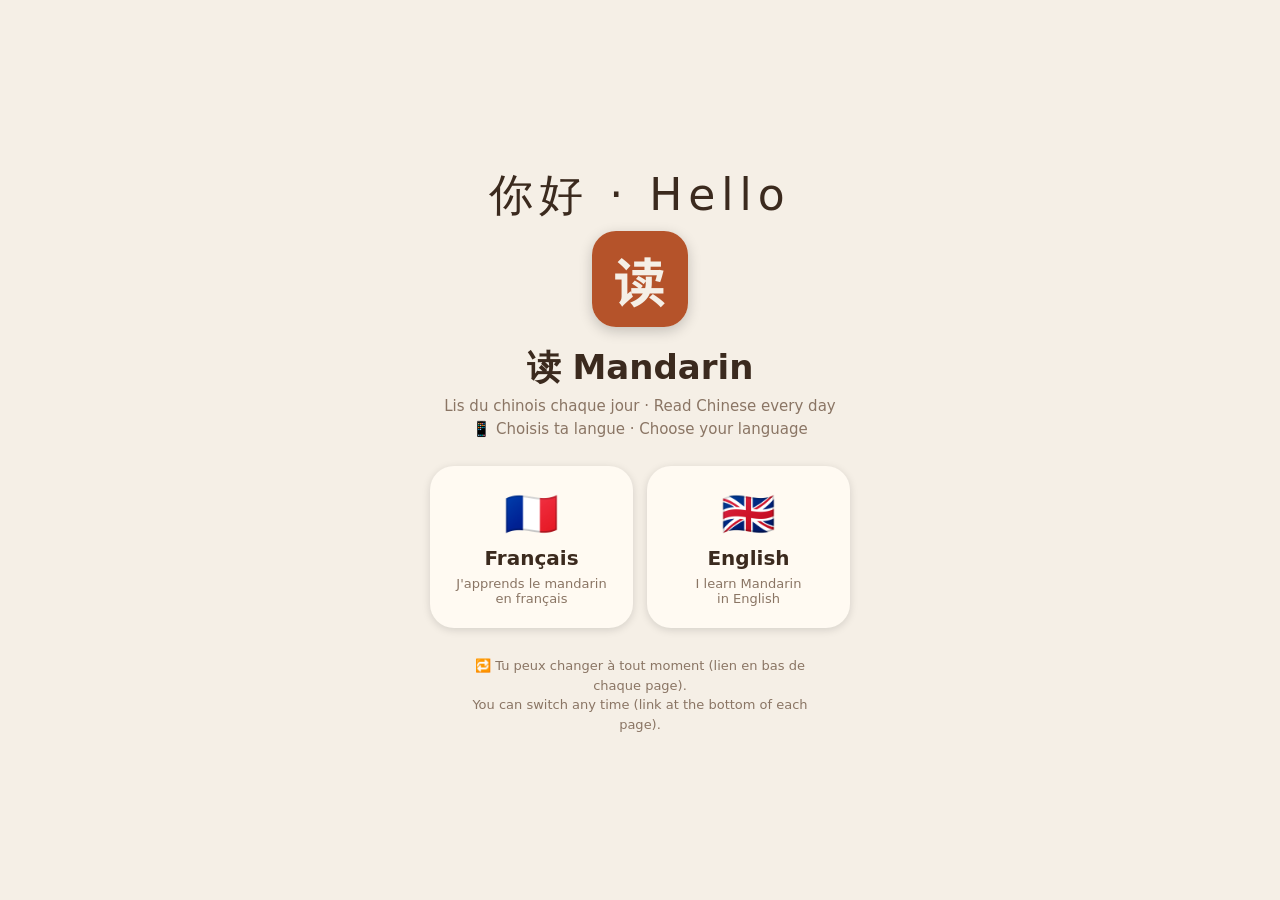
<file: index.html>
<!doctype html>
<html lang="fr">
<head>
<meta charset="utf-8">
<meta name="viewport" content="width=device-width,initial-scale=1,viewport-fit=cover">
<meta name="theme-color" content="#f5efe6">
<title>读 Mandarin</title>
<meta name="apple-mobile-web-app-capable" content="yes"><meta name="mobile-web-app-capable" content="yes"><meta name="apple-mobile-web-app-status-bar-style" content="default"><link rel="manifest" href="manifest.json">
<link rel="icon" href="icon-192.png">
<link rel="apple-touch-icon" href="icon-192.png">
<style>
:root{--bg:#f5efe6;--ink:#3b2a1e;--soft:#8a7564;--card:#fffaf2;--acc:#b5532a}
*{box-sizing:border-box;-webkit-tap-highlight-color:transparent}
body{margin:0;background:var(--bg);color:var(--ink);font-family:system-ui,-apple-system,"PingFang SC","Noto Sans SC",sans-serif;min-height:100vh;display:flex;flex-direction:column;align-items:center;justify-content:center;padding:24px 18px;text-align:center}
.logo{width:96px;height:96px;border-radius:24px;box-shadow:0 4px 14px #0003}
h1{font-size:34px;margin:18px 0 4px}
.sub{color:var(--soft);font-size:15px;margin-bottom:26px;line-height:1.5}
.c{display:flex;gap:14px;width:100%;max-width:420px}
a.b{flex:1;background:var(--card);border-radius:24px;padding:22px 8px;text-decoration:none;color:var(--ink);box-shadow:0 2px 8px #0002;display:flex;flex-direction:column;gap:6px;align-items:center}
a.b:active{transform:scale(.97)}
a.b.last{outline:3px solid var(--acc)}
.fl{font-size:44px}.nm{font-size:20px;font-weight:700}.ds{font-size:13px;color:var(--soft)}
.zh{font-size:44px;letter-spacing:6px;margin-bottom:6px}
.f{margin-top:28px;font-size:13px;color:var(--soft);max-width:340px;line-height:1.5}
</style>
</head>
<body>
<div class="zh">你好 · Hello</div>
<img class="logo" src="icon-192.png" alt="读">
<h1>读 Mandarin</h1>
<div class="sub">Lis du chinois chaque jour · Read Chinese every day<br>📱 Choisis ta langue · Choose your language</div>
<div class="c">
  <a class="b" id="bf" href="app-fr.html"><span class="fl">🇫🇷</span><span class="nm">Français</span><span class="ds">J'apprends le mandarin<br>en français</span></a>
  <a class="b" id="be" href="app-en.html"><span class="fl">🇬🇧</span><span class="nm">English</span><span class="ds">I learn Mandarin<br>in English</span></a>
</div>
<div class="f">🔁 Tu peux changer à tout moment (lien en bas de chaque page).<br>You can switch any time (link at the bottom of each page).</div>
<script>
var l=null;try{l=localStorage.getItem("lm-lang");if(!l&&localStorage.getItem("lecture-mandarin-v1"))l="fr";if(!l&&localStorage.getItem("lecture-mandarin-en-v1"))l="en"}catch(e){}
var choose=/[?&]choose=1/.test(location.search);
var stand=(window.matchMedia&&matchMedia("(display-mode: standalone)").matches)||navigator.standalone;
if(l&&!choose&&stand){location.replace(l==="en"?"app-en.html":"app-fr.html")}
else if(l){document.getElementById(l==="en"?"be":"bf").classList.add("last")}
if("serviceWorker" in navigator)navigator.serviceWorker.register("sw.js").catch(function(){});
</script>
</body>
</html>
</file>
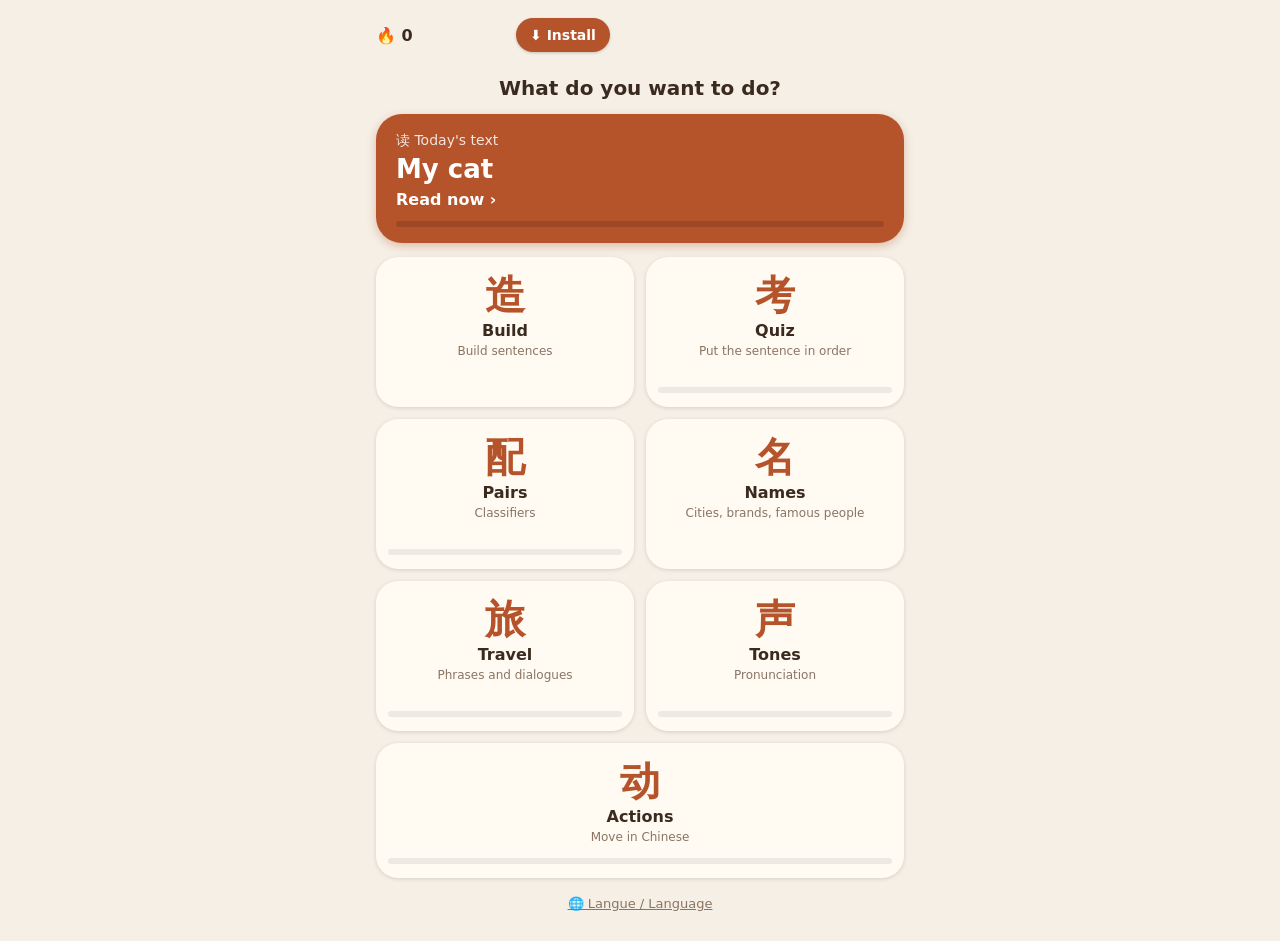
<file: app-en.html>
<!doctype html>
<html lang="en">
<head>
<meta charset="utf-8">
<meta name="viewport" content="width=device-width,initial-scale=1,viewport-fit=cover">
<meta name="theme-color" content="#f5efe6">
<meta name="apple-mobile-web-app-capable" content="yes"><meta name="mobile-web-app-capable" content="yes"><meta name="apple-mobile-web-app-status-bar-style" content="default">
<link rel="manifest" href="manifest-en.json">
<link rel="icon" href="icon-192.png">
<link rel="apple-touch-icon" href="icon-192.png">
<title>Daily Reading 读</title>
<link rel="stylesheet" href="style.css">
</head>
<body>
<script src="lang-en.js"></script>
<script src="engine.js"></script>
</body>
</html>
</file>
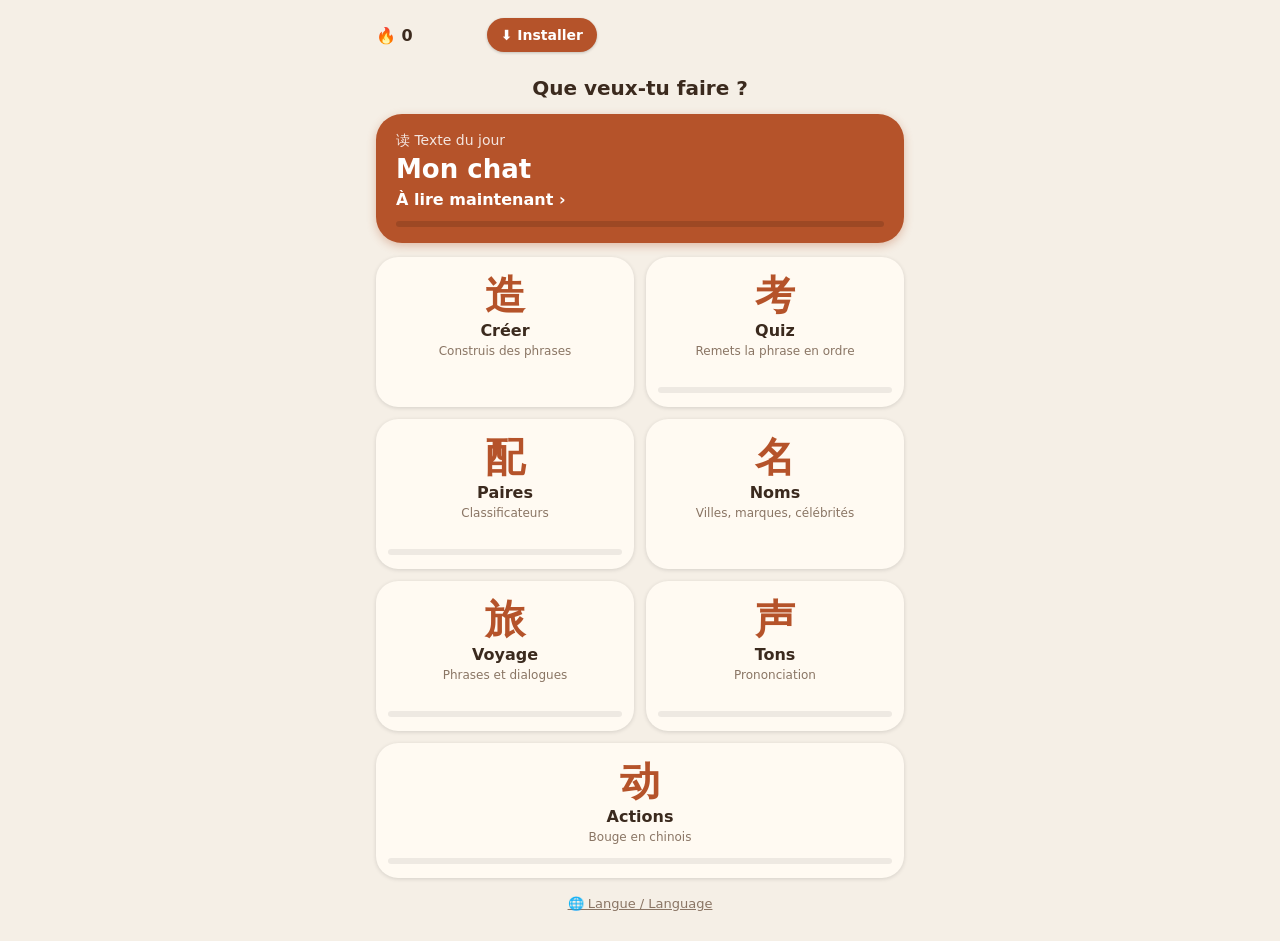
<file: app-fr.html>
<!doctype html>
<html lang="fr">
<head>
<meta charset="utf-8">
<meta name="viewport" content="width=device-width,initial-scale=1,viewport-fit=cover">
<meta name="theme-color" content="#f5efe6">
<meta name="apple-mobile-web-app-capable" content="yes"><meta name="mobile-web-app-capable" content="yes"><meta name="apple-mobile-web-app-status-bar-style" content="default">
<link rel="manifest" href="manifest.json">
<link rel="icon" href="icon-192.png">
<link rel="apple-touch-icon" href="icon-192.png">
<title>读 Lecture du jour</title>
<link rel="stylesheet" href="style.css">
</head>
<body>
<script src="lang-fr.js"></script>
<script src="engine.js"></script>
</body>
</html>
</file>
<file: style.css>
:root{--bg:#f5efe6;--ink:#3b2a1e;--soft:#8a7564;--card:#fffaf2;--acc:#b5532a;--ok:#4f7a4a}
*{box-sizing:border-box;-webkit-tap-highlight-color:transparent}
body{margin:0;background:var(--bg);color:var(--ink);font-family:system-ui,-apple-system,"PingFang SC","Noto Sans SC",sans-serif;min-height:100vh;padding:env(safe-area-inset-top) 16px calc(24px + env(safe-area-inset-bottom));max-width:560px;margin:auto}
header{display:flex;justify-content:space-between;align-items:center;padding:14px 0}
.streak{font-weight:700}
.inst,.posb{white-space:nowrap}.nav{gap:6px}.posb{background:var(--card);border-radius:21px;height:42px;padding:0 12px;font-size:13px;color:var(--ink);box-shadow:0 1px 3px #0002;font-weight:600}
#cal{position:fixed;inset:0;background:#0006;z-index:50;display:flex;align-items:flex-end;justify-content:center}
#cal.hid{display:none}
.csheet{background:var(--bg);width:100%;max-width:560px;max-height:85vh;border-radius:24px 24px 0 0;padding:14px 14px calc(16px + env(safe-area-inset-bottom));display:flex;flex-direction:column}
.chead{display:flex;justify-content:space-between;align-items:center;margin-bottom:10px;font-weight:700}
.chead button{background:var(--card);border-radius:18px;padding:8px 14px;box-shadow:0 1px 3px #0002}
.chead{gap:8px}.chead span{flex:1;text-align:center;text-transform:capitalize}
.chead button:disabled{opacity:.3}
.cg{display:grid;grid-template-columns:repeat(7,minmax(0,1fr));gap:5px}
.cg .cwd{text-align:center;font-size:12px;color:var(--soft);padding:2px 0}
.cg button{background:var(--card);border-radius:12px;padding:0;box-shadow:0 1px 2px #0002;aspect-ratio:1;font-size:16px;font-weight:600;display:block;min-height:0}
.cg button.rd{background:#dfeedb;color:var(--ok)}
.cg button.td{outline:2px solid var(--acc);outline-offset:-2px}
.cg button.cu{background:var(--acc);color:#fff}
.cg button:disabled{background:transparent;color:#0003;box-shadow:none;font-weight:400;cursor:default}
.ctd{display:block;margin:12px auto 0;background:var(--card);border-radius:18px;padding:9px 18px;box-shadow:0 1px 3px #0002;font-weight:600}
.cleg{font-size:12px;color:var(--soft);text-align:center;margin-top:8px}
.nav{display:flex;align-items:center;gap:10px;color:var(--soft);font-size:15px}
button{font:inherit;border:0;cursor:pointer;color:var(--ink)}
.ic{background:var(--card);border-radius:50%;width:42px;height:42px;font-size:18px;box-shadow:0 1px 3px #0002}
h1{font-size:22px;margin:4px 0 2px;text-align:center}
.date{text-align:center;color:var(--soft);font-size:14px;margin-bottom:14px}
.sent{background:var(--card);border-radius:20px;padding:18px 12px 14px;margin-bottom:12px;box-shadow:0 1px 4px #0001}
.line{display:flex;flex-wrap:wrap;justify-content:center;gap:4px 2px}
.w{display:flex;flex-direction:column;align-items:center;padding:2px 6px;border-radius:10px;cursor:pointer}
.w:active,.w.on{background:#b5532a22}
.py{font-size:14px;color:var(--acc);height:19px}
.hide-py .py{visibility:hidden}
.hz{font-size:38px;line-height:1.15}
.p{font-size:38px;line-height:1.15;align-self:flex-end;padding:0 2px}
.fr{text-align:center;color:var(--soft);margin-top:10px;font-size:15px;min-height:20px}
.row{display:flex;justify-content:center;gap:10px;margin-top:8px}
.sm{background:var(--bg);border-radius:20px;padding:8px 14px;font-size:14px}
.tip{position:sticky;bottom:12px;background:var(--ink);color:#fff;border-radius:16px;padding:12px 16px;text-align:center;margin-top:10px;display:none}
.tip b{font-size:26px;display:block}
.tools{display:flex;gap:10px;justify-content:center;margin:14px 0}
.tools button{background:var(--card);padding:10px 16px;border-radius:24px;box-shadow:0 1px 3px #0002;font-size:15px}
.tools button.act{background:var(--acc);color:#fff}
.done{display:block;width:100%;background:var(--acc);color:#fff;padding:16px;border-radius:28px;font-size:18px;font-weight:700;margin-top:6px}
.done.ok{background:var(--ok)}
.dots{display:flex;justify-content:center;gap:6px;margin-top:16px}
.dots i{width:12px;height:12px;border-radius:50%;background:#0002}
.dots i.on{background:var(--ok)}
.dots i.today{outline:2px solid var(--acc);outline-offset:2px}

.tabs{display:flex;gap:8px;background:var(--card);padding:5px;border-radius:26px;box-shadow:0 1px 3px #0002;margin-bottom:8px}
.tabs button{flex:1;padding:10px;border-radius:22px;background:transparent;font-weight:700;font-size:15px;color:var(--soft)}
.tabs button.on{background:var(--acc);color:#fff}
.hid{display:none!important}
.big{background:var(--card);border-radius:22px;padding:22px 10px 16px;box-shadow:0 1px 4px #0001;text-align:center;margin:8px 0 12px}
.big .line{gap:2px 0}
.big .hz{font-size:46px}.big .py{font-size:15px}
.big .tr{color:var(--soft);font-size:16px;margin-top:10px;min-height:22px}
.grp{margin:12px 0 4px;font-size:13px;color:var(--soft);display:flex;gap:6px;align-items:baseline}
.grp b{font-size:15px}
.chips{display:flex;flex-wrap:wrap;gap:8px}
.chip{background:var(--card);border-radius:16px;padding:8px 12px;box-shadow:0 1px 3px #0002;text-align:center;min-width:64px}
.chip .c1{font-size:26px;line-height:1.1}.chip .c2{font-size:12px;color:var(--soft)}
.chip.on{outline:3px solid var(--acc)}
.cs .chip.on{background:#b5532a18}.cv .chip.on{outline-color:var(--ok)}.co .chip.on{outline-color:#2f6f9f}
.brow{display:flex;gap:10px;margin-top:16px}
.brow button{flex:1;padding:14px;border-radius:26px;font-size:16px;font-weight:700;background:var(--acc);color:#fff}
.brow button.alt{background:var(--card);color:var(--ink);box-shadow:0 1px 3px #0002}

.ans{min-height:84px;border:2px dashed #0003;border-radius:18px;padding:8px;display:flex;flex-wrap:wrap;gap:8px;justify-content:center;align-items:center;margin:10px 0}
.ans:empty::after{content:"…";color:var(--soft);font-size:28px}
.qmsg{text-align:center;min-height:52px;margin:12px 0 0;font-size:17px;color:var(--ink)}
.qmsg.ok{color:var(--ok);font-weight:700;font-size:22px}
.qsc{text-align:center;color:var(--soft);margin-top:14px;font-size:15px}
.tabs button.tg.on{background:var(--ok)}
.hid2{display:none}
.cl .hz{color:var(--acc);font-weight:700}.t4 button{font-size:13px;padding:10px 4px}.emo{font-size:26px;text-align:center;letter-spacing:2px;line-height:1.5;margin-top:8px;word-break:break-all}.hint{text-align:center;color:var(--soft);font-size:14px;margin:4px 0 8px}.tools{flex-wrap:wrap}.tools button.act{background:var(--acc);color:#fff}.lo button{font-size:13px!important;padding:8px 12px!important}.inst{background:var(--acc);color:#fff;border-radius:22px;padding:9px 14px;font-size:14px;font-weight:700;box-shadow:0 1px 3px #0003}
.ov{position:fixed;inset:0;background:#0006;display:flex;align-items:flex-end;justify-content:center;z-index:9}
.ov>div{background:var(--card);border-radius:24px 24px 0 0;padding:22px 20px calc(24px + env(safe-area-inset-bottom));max-width:560px;width:100%;text-align:center;font-size:18px;line-height:1.9}
.ov b{font-size:22px;display:block;margin-bottom:6px}.ov button{margin-top:12px;background:var(--acc);color:#fff;border-radius:24px;padding:12px 32px;font-size:16px;font-weight:700}
.nsub{display:flex;gap:6px;margin:6px 0 10px}.nsub button{flex:1;padding:10px 4px;border-radius:18px;background:var(--card);font-size:14px;font-weight:700;box-shadow:0 1px 3px #0002;color:var(--soft)}.nsub button.on{background:var(--acc);color:#fff}
.ncard{display:flex;align-items:center;gap:12px;background:var(--card);border-radius:18px;padding:10px 14px;margin-bottom:8px;box-shadow:0 1px 3px #0001;width:100%;text-align:left}
.ncard .nm{font-size:32px}.ncard .nh{font-size:28px;line-height:1.15}.ncard .np{font-size:14px;color:var(--acc)}.ncard .nr{margin-left:auto;text-align:right}.ncard .nf{font-size:13px;color:var(--soft)}.ncard.on{outline:3px solid var(--acc)}
.tgs{display:flex;flex-wrap:wrap;gap:6px;margin:6px 0 10px}.tgs button{padding:8px 12px;border-radius:18px;background:var(--card);font-size:14px;font-weight:700;box-shadow:0 1px 3px #0002;color:var(--soft)}.tgs button.on{background:var(--acc);color:#fff}
.tcard{display:flex;gap:8px;align-items:center;background:var(--card);border-radius:18px;padding:12px 14px;margin-bottom:8px;box-shadow:0 1px 3px #0001}
.tcard .tt{flex:1;cursor:pointer}.tcard .th{font-size:24px;line-height:1.3}.tcard .tp{font-size:14px;color:var(--acc)}.tcard .tf{font-size:14px;color:var(--soft)}
.tcard .tb{display:flex;flex-direction:column;gap:6px}.tcard .tb button{background:var(--bg);border-radius:14px;padding:8px 10px;font-size:16px}
.bigshow{position:fixed;inset:0;background:#fff;color:#111;z-index:20;display:flex;flex-direction:column;align-items:center;justify-content:center;padding:24px;text-align:center}
.bigshow .bh{font-size:min(15vw,80px);line-height:1.35;font-weight:600}.bigshow .bf{margin-top:24px;font-size:15px;color:#666}.bigshow .sp{margin-top:20px;font-size:24px;background:#eee;border-radius:30px;padding:12px 28px;color:#111}
.gopt{display:block;width:100%;background:var(--card);border-radius:18px;padding:14px;margin-bottom:8px;font-size:17px;box-shadow:0 1px 3px #0002;text-align:left}.gopt.dim{opacity:.35}.gopt.good{outline:3px solid var(--ok)}
#mainTabs{overflow-x:auto;scrollbar-width:none}#mainTabs::-webkit-scrollbar{display:none}#mainTabs button{flex:0 0 auto;padding:10px 13px;white-space:nowrap}
.big .p{font-size:46px}.big .line.s5 .hz,.big .line.s5 .p{font-size:30px}.big .line.s5 .w{padding:2px 3px}.big .line.s5 .py{font-size:13px}.dbar{display:flex;justify-content:space-between;align-items:center;gap:8px;margin:4px 0 8px}.dbar button{background:var(--card);border-radius:18px;padding:8px 12px;font-size:14px;box-shadow:0 1px 3px #0002}.dbar button.act{background:var(--acc);color:#fff}.dbar .nf{font-size:14px;color:var(--soft);text-align:center;flex:1}
.dnpc{background:var(--card);border-radius:20px;padding:16px;margin:6px 0 12px;box-shadow:0 1px 4px #0001;display:flex;gap:10px;align-items:flex-start}.dnpc .dav{font-size:32px}.dnpc .dh{font-size:26px;line-height:1.3}.dnpc .dp{font-size:14px;color:var(--acc)}.dnpc .df{font-size:14px;color:var(--soft);margin-top:4px}.dnpc.dsit{font-style:italic;color:var(--soft);font-size:17px}
.gopt .oh{font-size:20px}.gopt .op{font-size:13px;color:var(--acc)}.gopt .of{font-size:13px;color:var(--soft)}.gopt.good{outline:3px solid var(--ok)}
.tncard{display:flex;gap:12px;align-items:center;background:var(--card);border-radius:18px;padding:10px 14px;margin-bottom:8px;box-shadow:0 1px 3px #0001;cursor:pointer;color:var(--ink)}.tncard svg{flex:none;color:var(--ink)}.tncard .a{font-size:26px;line-height:1.2}.tncard .b{font-size:14px;color:var(--acc)}.tncard .c{font-size:14px;color:var(--soft)}
.tonegrid{display:grid;grid-template-columns:repeat(4,1fr);gap:8px;margin-bottom:8px}.tbtn{display:flex!important;flex-direction:column;align-items:center;gap:2px;padding:10px 4px!important;margin:0!important;text-align:center!important;color:var(--ink)}.tbtn span{font-size:14px;color:var(--soft)}.tbtn svg{color:var(--ink)}
.mrow{display:flex;gap:8px;align-items:stretch;margin-bottom:8px}.mrow .gopt{flex:1;margin:0}.mrow .sm{padding:0 16px;font-size:18px}
.sndc{background:var(--card);border-radius:18px;padding:12px 14px;margin-bottom:8px;box-shadow:0 1px 3px #0001}.sndc .t{display:flex;gap:12px;align-items:center;margin-bottom:8px}.sndc .l{font-size:30px;font-weight:700;color:var(--acc);min-width:52px}.sndc .d{font-size:14px;color:var(--soft)}
.coach{background:var(--card);border-radius:22px;padding:18px 14px;margin:6px 0 12px;text-align:center;box-shadow:0 1px 4px #0001}.coach .ce{font-size:60px;line-height:1.1}.coach .sw{width:70px;height:70px;margin:0 auto 6px}.coach .cz{font-size:30px;line-height:1.35;margin-top:6px}.coach .cp{font-size:15px;color:var(--acc);min-height:20px}.coach .cf{font-size:16px;color:var(--soft);min-height:22px;margin-top:4px}
.sw{display:block;width:34px;height:34px;border-radius:50%;border:2px solid #0003}
.cgrid{display:grid;grid-template-columns:repeat(3,1fr);gap:8px;margin-bottom:8px}.cbtn{display:flex!important;flex-direction:column;align-items:center;gap:2px;margin:0!important;padding:10px 4px!important;text-align:center!important}.cbtn .oh{font-size:18px!important}
.tpbarw{height:8px;background:#0002;border-radius:4px;overflow:hidden;margin:8px 0}.tpbarw div{height:100%;width:100%;background:var(--acc)}

.nxt{display:block;width:100%;background:var(--card);color:var(--acc);padding:14px;border-radius:28px;font-size:17px;font-weight:700;margin-top:10px;box-shadow:0 1px 4px #0002}
.nxt.pop{animation:pop .4s}
@keyframes pop{0%{transform:scale(.9)}60%{transform:scale(1.04)}100%{transform:scale(1)}}
.cg button.lk{background:transparent;color:#0004;box-shadow:none;font-weight:400;line-height:1.1;padding-top:6px}
.cg button.lk::after{content:"🔒";display:block;font-size:9px;opacity:.7}
.cinfo{min-height:36px;font-size:13px;color:var(--ink);text-align:center;margin-top:10px;line-height:1.35}

.hbar{display:flex;align-items:center;gap:12px;margin-bottom:10px}
.hbar button{background:var(--card);border-radius:22px;padding:10px 16px;font-weight:700;box-shadow:0 1px 3px #0002}
.hbar span{font-weight:700;color:var(--soft)}
.htitle{text-align:center;font-size:20px;font-weight:700;margin:6px 0 14px}
.hero{display:block;width:100%;text-align:left;background:var(--acc);color:#fff;border-radius:26px;padding:18px 20px 16px;box-shadow:0 3px 10px #b5532a55;margin-bottom:14px}
.hero.ok{background:var(--ok);box-shadow:0 3px 10px #4f7a4a55}
.hero .h1{font-size:14px;opacity:.85}.hero .h2{font-size:26px;font-weight:700;margin:4px 0 6px}.hero .h3{font-size:16px;font-weight:600}
.pb{height:6px;border-radius:3px;background:#0002;margin-top:12px;overflow:hidden}.pb i{display:block;height:100%;background:#fff;border-radius:3px;width:0}
.hgrid{display:grid;grid-template-columns:1fr 1fr;gap:12px}
.hcard{background:var(--card);border-radius:22px;padding:16px 12px 14px;box-shadow:0 1px 4px #0002;display:flex;flex-direction:column;align-items:center;text-align:center;min-height:150px}
.hcard:active,.hero:active{transform:scale(.98)}
.hcard .hz{font-size:40px;line-height:1.1;color:var(--acc);font-weight:700}
.hcard .hn{font-size:16px;font-weight:700;margin-top:4px}
.hcard .hs{font-size:12px;color:var(--soft);margin-top:4px;line-height:1.3;flex:1}
.hcard .pb{width:100%;background:#0001}.hcard .pb i{background:var(--ok)}
.hgrid .hcard:last-child:nth-child(odd){grid-column:1/-1;min-height:110px}
</file>
